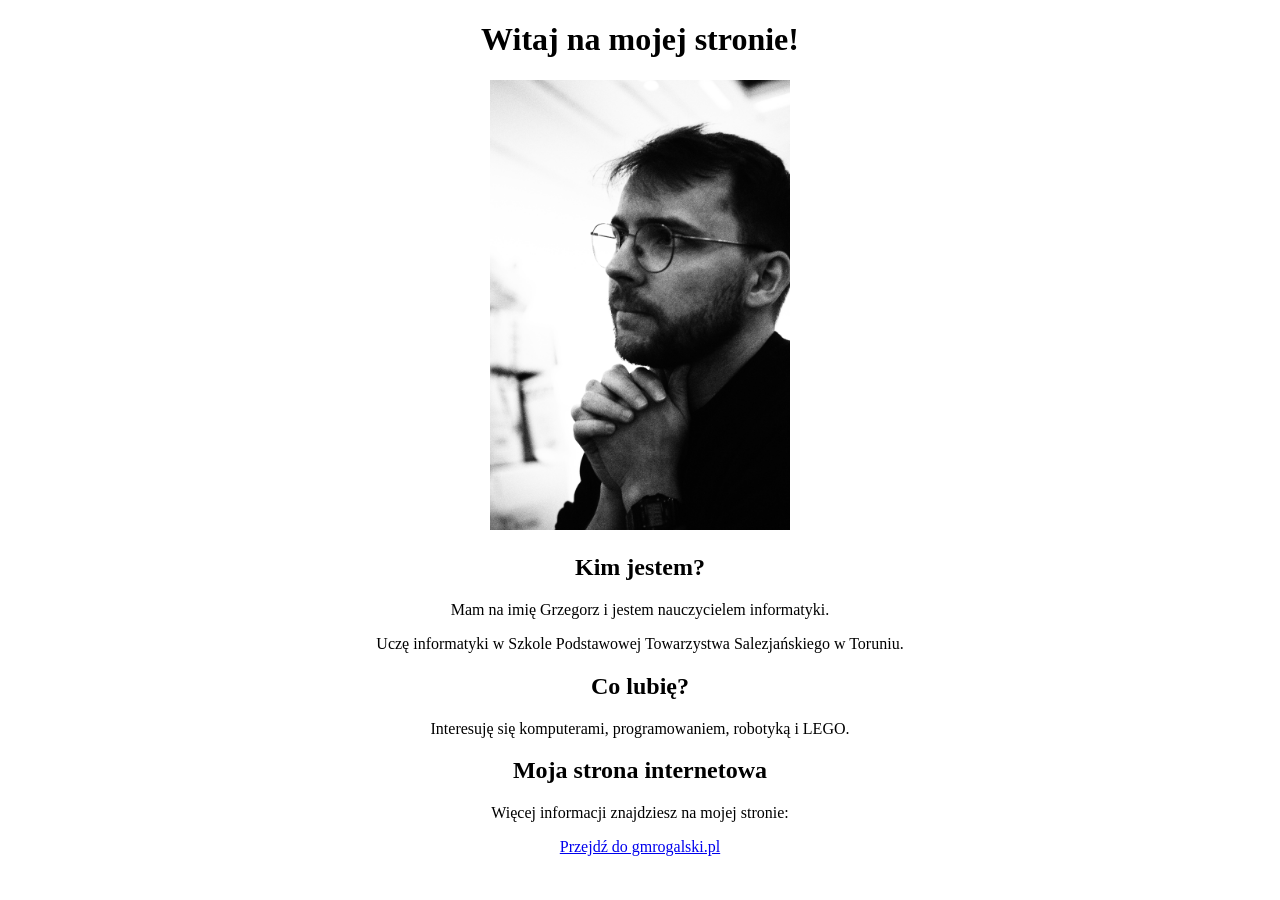
<file: index.html>
<!DOCTYPE html>

<html>

<head>
    <meta charset="UTF-8">
    <title>Moja pierwsza strona</title>
</head>

<body style="text-align: center;">

    <h1>Witaj na mojej stronie!</h1>

    <img src="ja.jpg" alt="Moje zdjęcie" width="300">

    <h2>Kim jestem?</h2>

    <p>
        Mam na imię Grzegorz i jestem nauczycielem informatyki.
    </p>

    <p>
        Uczę informatyki w Szkole Podstawowej Towarzystwa Salezjańskiego
        w Toruniu.
    </p>

    <h2>Co lubię?</h2>

    <p>
        Interesuję się komputerami, programowaniem, robotyką i LEGO.
    </p>

    <h2>Moja strona internetowa</h2>

    <p>
        Więcej informacji znajdziesz na mojej stronie:
    </p>

    <a href="https://gmrogalski.pl">
        Przejdź do gmrogalski.pl
    </a>

</body>

</html>
</file>
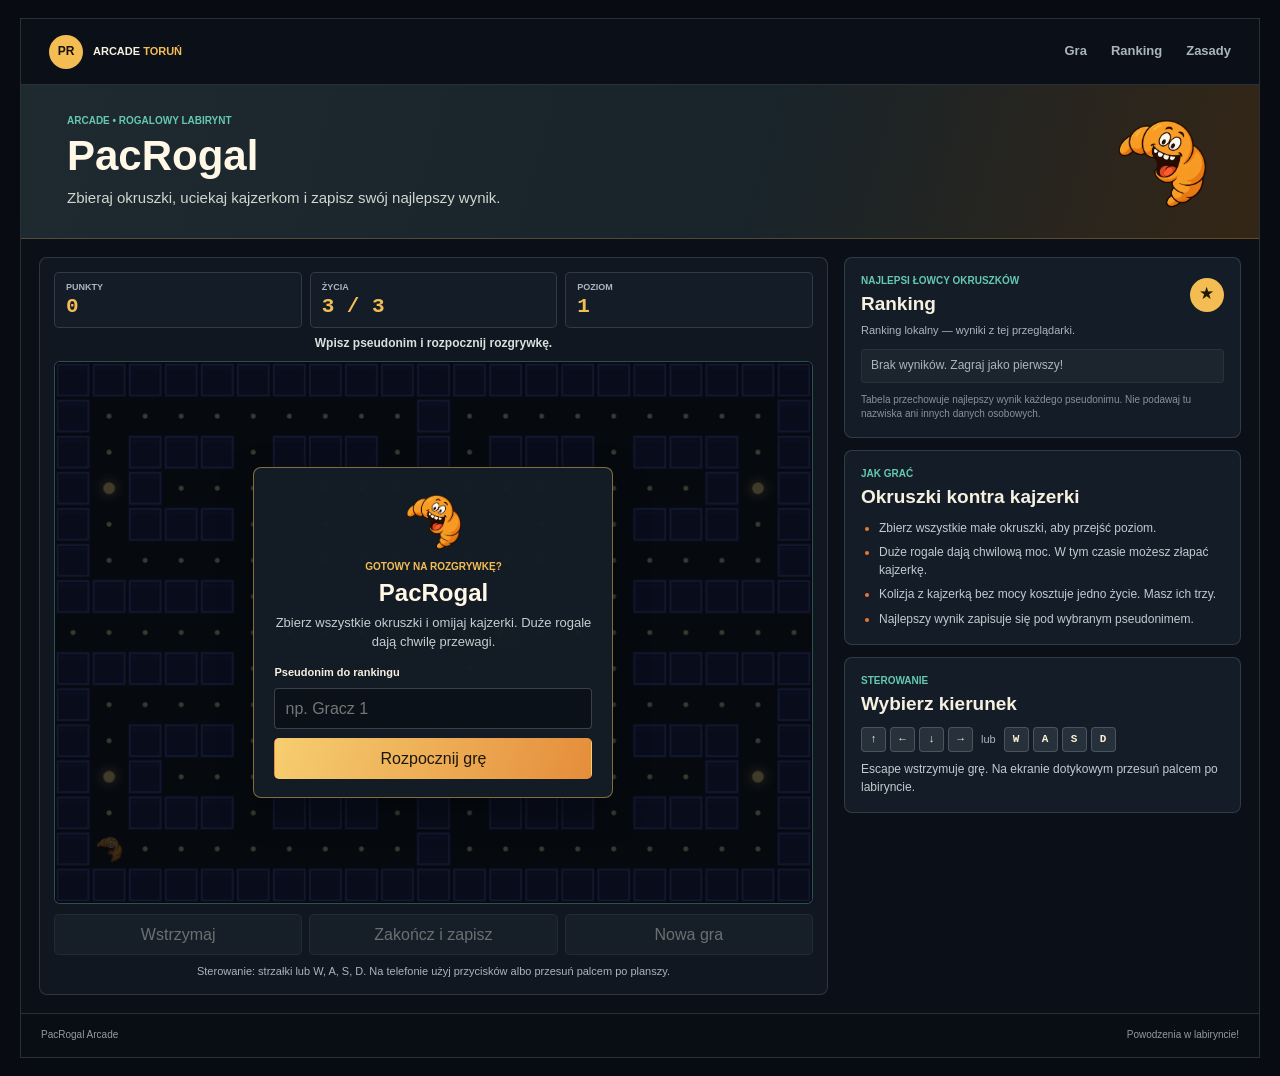
<file: pacrogal/index.html>
<!doctype html>
<html lang="pl">
<head>
  <meta charset="utf-8">
  <meta name="viewport" content="width=device-width, initial-scale=1">
  <meta name="theme-color" content="#0b1018">
  <title>PacRogal Arcade</title>
  <link rel="stylesheet" href="assets/game.css">
  <style>
    body { margin: 0; padding: 18px; background: #080c12; }
    .pr-app { width: 100%; }
  </style>
</head>
<body>
  <div class="pr-app" id="pacrogal-preview" data-player-src="assets/pacrogal-player.png" data-enemy-src="assets/kajzerka-enemy.png">
    <header class="pr-header">
      <a class="pr-brand" href="#pacrogal-game" aria-label="PacRogal, przejdź do gry">
        <span class="pr-brand-mark">PR</span><span>ARCADE <b>TORUŃ</b></span>
      </a>
      <nav aria-label="Nawigacja gry"><a href="#pacrogal-game">Gra</a><a href="#pacrogal-ranking">Ranking</a><a href="#pacrogal-zasady">Zasady</a></nav>
    </header>
    <section class="pr-hero">
      <div class="pr-hero-copy"><p class="pr-eyebrow">ARCADE • ROGALOWY LABIRYNT</p><h1>PacRogal</h1><p class="pr-hero-subtitle">Zbieraj okruszki, uciekaj kajzerkom i zapisz swój najlepszy wynik.</p></div>
      <div class="pr-hero-art" aria-hidden="true"><img src="assets/pacrogal-player.png" alt=""></div>
    </section>
    <main class="pr-main">
      <section class="pr-stage" id="pacrogal-game" aria-label="Gra PacRogal">
        <div class="pr-hud">
          <div class="pr-hud-item"><span>PUNKTY</span><strong data-score>0</strong></div>
          <div class="pr-hud-item"><span>ŻYCIA</span><strong data-lives>3</strong></div>
          <div class="pr-hud-item"><span>POZIOM</span><strong data-level>1</strong></div>
        </div>
        <p class="pr-live-message" data-game-message aria-live="polite">Wpisz pseudonim i rozpocznij rozgrywkę.</p>
        <div class="pr-canvas-wrap">
          <canvas class="pr-canvas" width="840" height="600" tabindex="0" aria-label="Labirynt PacRogala. Steruj strzałkami lub klawiszami W, A, S, D."></canvas>
          <div class="pr-overlay" data-overlay>
            <div class="pr-overlay-card">
              <img class="pr-overlay-mascot" src="assets/pacrogal-player.png" alt="PacRogal">
              <p class="pr-eyebrow" data-overlay-kicker>GOTOWY NA ROZGRYWKĘ?</p>
              <h2 data-overlay-title>PacRogal</h2>
              <p class="pr-overlay-copy" data-overlay-copy>Zbierz wszystkie okruszki i omijaj kajzerki. Duże rogale dają chwilę przewagi.</p>
              <form data-start-form>
                <label for="pacrogal-name">Pseudonim do rankingu</label>
                <input id="pacrogal-name" data-player-name type="text" maxlength="20" autocomplete="nickname" placeholder="np. Gracz 1" required>
                <button class="pr-button pr-button--gold" type="submit">Rozpocznij grę</button>
              </form>
              <button class="pr-button pr-button--gold" type="button" data-overlay-action hidden>Wznów</button>
            </div>
          </div>
        </div>
        <div class="pr-game-actions">
          <button class="pr-button pr-button--quiet" type="button" data-pause disabled>Wstrzymaj</button>
          <button class="pr-button pr-button--quiet" type="button" data-finish disabled>Zakończ i zapisz</button>
          <button class="pr-button pr-button--quiet" type="button" data-restart disabled>Nowa gra</button>
        </div>
        <div class="pr-touch-controls" aria-label="Sterowanie dotykowe">
          <button type="button" data-direction="up" aria-label="Idź w górę">↑</button>
          <button type="button" data-direction="left" aria-label="Idź w lewo">←</button>
          <button type="button" data-direction="down" aria-label="Idź w dół">↓</button>
          <button type="button" data-direction="right" aria-label="Idź w prawo">→</button>
        </div>
        <p class="pr-controls-note">Sterowanie: strzałki lub W, A, S, D. Na telefonie użyj przycisków albo przesuń palcem po planszy.</p>
      </section>
      <aside class="pr-sidebar">
        <section class="pr-panel pr-ranking" id="pacrogal-ranking">
          <div class="pr-panel-heading"><div><p class="pr-eyebrow">NAJLEPSI ŁOWCY OKRUSZKÓW</p><h2>Ranking</h2></div><span class="pr-trophy" aria-hidden="true">★</span></div>
          <p class="pr-ranking-status" data-ranking-status aria-live="polite">Wczytywanie rankingu…</p>
          <ol class="pr-score-list" data-leaderboard></ol>
          <p class="pr-footnote">Tabela przechowuje najlepszy wynik każdego pseudonimu. Nie podawaj tu nazwiska ani innych danych osobowych.</p>
        </section>
        <section class="pr-panel pr-rules" id="pacrogal-zasady">
          <p class="pr-eyebrow">JAK GRAĆ</p><h2>Okruszki kontra kajzerki</h2>
          <ul><li>Zbierz wszystkie małe okruszki, aby przejść poziom.</li><li>Duże rogale dają chwilową moc. W tym czasie możesz złapać kajzerkę.</li><li>Kolizja z kajzerką bez mocy kosztuje jedno życie. Masz ich trzy.</li><li>Najlepszy wynik zapisuje się pod wybranym pseudonimem.</li></ul>
        </section>
        <section class="pr-panel pr-controls-panel">
          <p class="pr-eyebrow">STEROWANIE</p><h2>Wybierz kierunek</h2>
          <div class="pr-key-guide"><kbd>↑</kbd><kbd>←</kbd><kbd>↓</kbd><kbd>→</kbd><span>lub</span><kbd>W</kbd><kbd>A</kbd><kbd>S</kbd><kbd>D</kbd></div>
          <p>Escape wstrzymuje grę. Na ekranie dotykowym przesuń palcem po labiryncie.</p>
        </section>
      </aside>
    </main>
    <footer class="pr-footer"><span>PacRogal Arcade</span><span>Powodzenia w labiryncie!</span></footer>
  </div>
  <script src="assets/config.js"></script>
  <script src="assets/game.js"></script>
</body>
</html>
</file>
<file: pacrogal/assets/game.css>
.pr-app {
  --pr-ink: #f5f0df;
  --pr-muted: #aab5bd;
  --pr-bg: #0b1018;
  --pr-panel: #141d27;
  --pr-panel-soft: #1a2631;
  --pr-line: rgba(228, 238, 236, .14);
  --pr-gold: #f3bd54;
  --pr-orange: #e87832;
  --pr-teal: #65c8b1;
  max-width: 1240px;
  margin: 0 auto;
  overflow: hidden;
  color: var(--pr-ink);
  background: var(--pr-bg);
  border: 1px solid var(--pr-line);
  font-family: Inter, "Plus Jakarta Sans", Arial, Helvetica, sans-serif;
  line-height: 1.45;
}

.pr-app,
.pr-app * { box-sizing: border-box; }
.pr-app button,
.pr-app input { font: inherit; }
.pr-app a { color: inherit; text-decoration: none; }
.pr-app [hidden] { display: none !important; }

.pr-header {
  min-height: 66px;
  display: flex;
  align-items: center;
  justify-content: space-between;
  gap: 20px;
  padding: 12px 28px;
  background: #0b1018;
  border-bottom: 1px solid var(--pr-line);
}

.pr-brand { display: inline-flex; align-items: center; gap: 10px; font-size: 11px; font-weight: 800; }
.pr-brand b { color: var(--pr-gold); }
.pr-brand-mark { width: 34px; height: 34px; display: grid; place-items: center; color: #16120a; background: var(--pr-gold); border-radius: 50%; font-size: 12px; letter-spacing: 0; }
.pr-header nav { display: flex; align-items: center; gap: 24px; color: var(--pr-muted); font-size: 13px; font-weight: 700; }
.pr-header nav a:hover { color: var(--pr-gold); }

.pr-hero {
  min-height: 154px;
  display: flex;
  align-items: center;
  justify-content: space-between;
  gap: 22px;
  padding: 18px 42px 18px 46px;
  background: linear-gradient(105deg, #1e2930 0%, #19242a 60%, #342616 100%);
  border-bottom: 1px solid rgba(243, 189, 84, .25);
}

.pr-hero-copy { min-width: 0; }
.pr-eyebrow { margin: 0 0 7px; color: var(--pr-teal); font-size: 10px; font-weight: 900; }
.pr-hero h1 { margin: 0; color: #fff8e7; font-size: 42px; font-weight: 900; line-height: 1; }
.pr-hero-subtitle { max-width: 580px; margin: 10px 0 0; color: #d1d6cf; font-size: 15px; }
.pr-hero-art { width: 112px; height: 112px; flex: 0 0 112px; display: grid; place-items: center; }
.pr-hero-art img { width: 100%; height: 100%; object-fit: contain; }

.pr-main { display: grid; grid-template-columns: minmax(0, 1.55fr) minmax(285px, .78fr); align-items: start; gap: 16px; padding: 18px; }
.pr-stage { min-width: 0; padding: 14px; background: #101720; border: 1px solid var(--pr-line); border-radius: 8px; }
.pr-hud { display: grid; grid-template-columns: repeat(3, minmax(0, 1fr)); gap: 8px; margin-bottom: 7px; }
.pr-hud-item { min-width: 0; padding: 8px 11px; background: var(--pr-panel); border: 1px solid var(--pr-line); border-radius: 5px; }
.pr-hud-item span { display: block; color: var(--pr-muted); font-size: 9px; font-weight: 900; }
.pr-hud-item strong { display: block; margin-top: 1px; color: var(--pr-gold); font-family: Consolas, Monaco, monospace; font-size: 21px; line-height: 1.15; }
.pr-live-message { min-height: 19px; margin: 0 0 7px; color: #d7e2dc; font-size: 12px; font-weight: 700; text-align: center; }

.pr-canvas-wrap { position: relative; width: 100%; overflow: hidden; background: #070b12; border: 1px solid rgba(101, 200, 177, .38); border-radius: 6px; }
.pr-canvas { display: block; width: 100%; height: auto; aspect-ratio: 7 / 5; outline: none; touch-action: none; }
.pr-canvas:focus-visible { outline: 2px solid var(--pr-gold); outline-offset: -3px; }
.pr-overlay { position: absolute; inset: 0; display: grid; place-items: center; padding: 14px; background: rgba(6, 10, 15, .77); }
.pr-overlay-card { width: min(100%, 360px); max-height: 100%; overflow: auto; padding: 18px 20px; background: rgba(20, 29, 39, .97); border: 1px solid rgba(243, 189, 84, .5); border-radius: 8px; box-shadow: 0 12px 34px rgba(0, 0, 0, .4); text-align: center; }
.pr-overlay-mascot { width: 70px; height: 70px; display: block; object-fit: contain; margin: 0 auto 4px; }
.pr-overlay-card .pr-eyebrow { margin-bottom: 5px; color: var(--pr-gold); }
.pr-overlay-card h2 { margin: 0; color: #fff8e7; font-size: 24px; font-weight: 900; line-height: 1.1; }
.pr-overlay-copy { margin: 8px auto 13px; color: #c3ced0; font-size: 13px; line-height: 1.45; }
.pr-overlay-card form { display: grid; gap: 7px; text-align: left; }
.pr-overlay-card label { color: var(--pr-ink); font-size: 11px; font-weight: 800; }
.pr-overlay-card input { width: 100%; min-height: 38px; padding: 8px 10px; color: #fff; background: #0b1119; border: 1px solid rgba(255,255,255,.2); border-radius: 4px; outline: 0; }
.pr-overlay-card input:focus { border-color: var(--pr-teal); box-shadow: 0 0 0 2px rgba(101, 200, 177, .2); }

.pr-button { min-height: 38px; display: inline-flex; align-items: center; justify-content: center; gap: 7px; padding: 8px 13px; border: 1px solid transparent !important; border-left: 1px solid transparent !important; border-radius: 5px; box-shadow: none !important; cursor: pointer; font-size: 12px; font-weight: 900; transition: filter .15s ease, transform .15s ease; }
.pr-button:hover:not(:disabled) { filter: brightness(1.08); transform: translateY(-1px); }
.pr-button:focus-visible { outline: 2px solid #fff; outline-offset: 2px; }
.pr-button:disabled { opacity: .42; cursor: not-allowed; }
.pr-button--gold { color: #1d170b; background: linear-gradient(110deg, #f6ce70, #e58d3b); }
.pr-overlay-card form .pr-button { width: 100%; margin-top: 2px; }
.pr-button--quiet { color: #e6ebdf; background: #202b35; border-color: var(--pr-line) !important; }
.pr-button--danger { color: #fff; background: #5c3025; }
.pr-overlay-card > .pr-button { width: 100%; }

.pr-game-actions { display: grid; grid-template-columns: repeat(3, minmax(0, 1fr)); gap: 7px; margin-top: 10px; }
.pr-touch-controls { display: none; }
.pr-controls-note { margin: 9px 2px 0; color: var(--pr-muted); font-size: 11px; text-align: center; }

.pr-sidebar { min-width: 0; display: grid; gap: 12px; }
.pr-panel { min-width: 0; padding: 16px; background: var(--pr-panel); border: 1px solid var(--pr-line); border-radius: 8px; }
.pr-panel-heading { display: flex; align-items: center; justify-content: space-between; gap: 12px; }
.pr-panel-heading .pr-eyebrow { margin-bottom: 4px; }
.pr-panel h2 { margin: 0; color: #f6f0df; font-size: 19px; font-weight: 900; line-height: 1.2; }
.pr-trophy { width: 34px; height: 34px; display: grid; place-items: center; color: #201706; background: var(--pr-gold); border-radius: 50%; font-size: 17px; }
.pr-ranking-status { min-height: 18px; margin: 8px 0; color: var(--pr-muted); font-size: 11px; }
.pr-score-list { display: grid; gap: 5px; margin: 0; padding: 0; list-style: none; counter-reset: ranking; }
.pr-score-list li { min-width: 0; display: grid; grid-template-columns: 25px minmax(0,1fr) auto; align-items: center; gap: 8px; padding: 7px 9px; background: rgba(255,255,255,.035); border: 1px solid rgba(255,255,255,.06); border-radius: 4px; counter-increment: ranking; }
.pr-score-list li::before { content: counter(ranking, decimal-leading-zero); color: var(--pr-teal); font-family: Consolas, Monaco, monospace; font-size: 11px; font-weight: 800; }
.pr-score-name { min-width: 0; overflow: hidden; color: #f1f0e8; font-size: 12px; font-weight: 800; text-overflow: ellipsis; white-space: nowrap; }
.pr-score-meta { color: var(--pr-gold); font-family: Consolas, Monaco, monospace; font-size: 11px; font-weight: 900; white-space: nowrap; }
.pr-empty-score { display: block !important; color: var(--pr-muted); font-size: 12px; }
.pr-empty-score::before { content: none !important; }
.pr-footnote { margin: 10px 0 0; color: #85939a; font-size: 10px; line-height: 1.4; }
.pr-rules .pr-eyebrow, .pr-controls-panel .pr-eyebrow { margin-bottom: 5px; }
.pr-rules ul { display: grid; gap: 7px; margin: 11px 0 0; padding-left: 18px; color: #c0cbd0; font-size: 12px; line-height: 1.45; }
.pr-rules li::marker { color: var(--pr-orange); }
.pr-key-guide { display: flex; flex-wrap: wrap; align-items: center; gap: 4px; margin-top: 11px; }
.pr-key-guide kbd { min-width: 25px; min-height: 25px; display: grid; place-items: center; padding: 0 5px; color: #fff2d3; background: #26313b; border: 1px solid rgba(255,255,255,.17); border-radius: 4px; font-family: Consolas, Monaco, monospace; font-size: 11px; font-weight: 800; }
.pr-key-guide span { margin: 0 4px; color: var(--pr-muted); font-size: 11px; }
.pr-controls-panel > p:last-child { margin: 9px 0 0; color: #c0cbd0; font-size: 12px; }

.pr-footer { display: flex; justify-content: space-between; gap: 15px; padding: 14px 20px; color: #8f9ba2; background: #090e15; border-top: 1px solid var(--pr-line); font-size: 10px; }

@media (max-width: 900px) {
  .pr-main { grid-template-columns: minmax(0, 1fr); }
  .pr-sidebar { grid-template-columns: repeat(2, minmax(0, 1fr)); }
  .pr-ranking { grid-row: span 2; }
}

@media (max-width: 600px) {
  .pr-header { min-height: 54px; padding: 9px 13px; }
  .pr-header nav { gap: 12px; font-size: 11px; }
  .pr-brand { gap: 7px; font-size: 9px; }
  .pr-brand-mark { width: 30px; height: 30px; }
  .pr-hero { min-height: 116px; padding: 15px 17px; }
  .pr-hero h1 { font-size: 34px; }
  .pr-hero-subtitle { max-width: 350px; font-size: 13px; }
  .pr-hero-art { width: 76px; height: 76px; flex-basis: 76px; }
  .pr-main { gap: 10px; padding: 10px; }
  .pr-stage { padding: 8px; }
  .pr-hud { gap: 5px; }
  .pr-hud-item { padding: 6px 7px; }
  .pr-hud-item strong { font-size: 18px; }
  .pr-game-actions { gap: 5px; }
  .pr-button { min-height: 36px; padding: 7px 8px; font-size: 10px; }
  .pr-touch-controls { width: 142px; display: grid; grid-template-columns: repeat(3, 42px); grid-template-rows: repeat(2, 38px); justify-content: center; gap: 4px; margin: 10px auto 0; }
  .pr-touch-controls button { width: 42px; height: 38px; display: grid; place-items: center; padding: 0; color: #fff3d5; background: #26313b; border: 1px solid rgba(255,255,255,.18); border-radius: 5px; box-shadow: none; font-size: 19px; font-weight: 800; }
  .pr-touch-controls button[data-direction="up"] { grid-column: 2; grid-row: 1; }
  .pr-touch-controls button[data-direction="left"] { grid-column: 1; grid-row: 2; }
  .pr-touch-controls button[data-direction="down"] { grid-column: 2; grid-row: 2; }
  .pr-touch-controls button[data-direction="right"] { grid-column: 3; grid-row: 2; }
  .pr-controls-note { font-size: 10px; }
  .pr-sidebar { grid-template-columns: 1fr; gap: 9px; }
  .pr-ranking { grid-row: auto; }
  .pr-panel { padding: 13px; }
  .pr-footer { padding: 11px 13px; font-size: 9px; }
}

@media (prefers-reduced-motion: reduce) {
  .pr-button { transition: none; }
}
</file>
